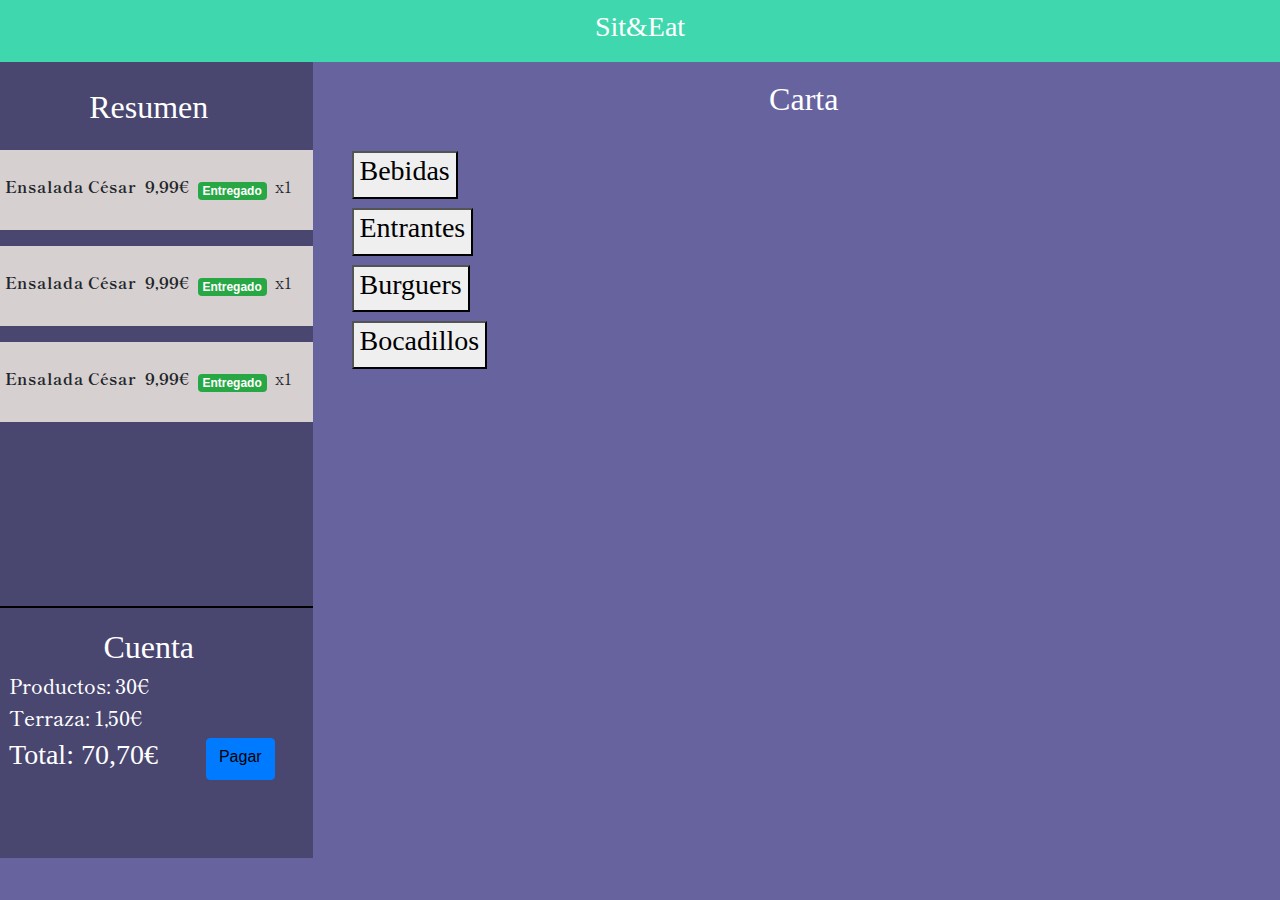
<file: carta.html>
<!DOCTYPE html>
<html lang="en">
<head>
    <meta charset="UTF-8">
    <meta http-equiv="X-UA-Compatible" content="IE=edge">
    <meta name="viewport" content="width=device-width, initial-scale=1.0">
    <title>Carta</title>
    <!-- Latest compiled and minified CSS -->
    <link rel="stylesheet" href="https://maxcdn.bootstrapcdn.com/bootstrap/4.5.2/css/bootstrap.min.css">

    <!-- jQuery library -->
    <script src="https://ajax.googleapis.com/ajax/libs/jquery/3.5.1/jquery.min.js"></script>

    <!-- Popper JS -->
    <script src="https://cdnjs.cloudflare.com/ajax/libs/popper.js/1.16.0/umd/popper.min.js"></script>

    <!-- Latest compiled JavaScript -->
    <script src="https://maxcdn.bootstrapcdn.com/bootstrap/4.5.2/js/bootstrap.min.js"></script>
    
    <link rel="stylesheet" href="https://use.fontawesome.com/releases/v5.7.0/css/all.css" integrity="sha384-lZN37f5QGtY3VHgisS14W3ExzMWZxybE1SJSEsQp9S+oqd12jhcu+A56Ebc1zFSJ" crossorigin="anonymous">
    <link rel="shortcut icon" href="images/favicon.jpg"/>
    <link rel="stylesheet" href="carta.css">
    <link href="https://cdn.jsdelivr.net/npm/bootstrap@5.0.2/dist/css/bootstrap.min.css" rel="stylesheet" integrity="sha384-EVSTQN3/azprG1Anm3QDgpJLIm9Nao0Yz1ztcQTwFspd3yD65VohhpuuCOmLASjC" crossorigin="anonymous">
    <script src="https://cdn.jsdelivr.net/npm/bootstrap@5.0.2/dist/js/bootstrap.bundle.min.js" integrity="sha384-MrcW6ZMFYlzcLA8Nl+NtUVF0sA7MsXsP1UyJoMp4YLEuNSfAP+JcXn/tWtIaxVXM" crossorigin="anonymous"></script>
    <link rel="preconnect" href="https://fonts.googleapis.com">
    <link rel="preconnect" href="https://fonts.gstatic.com" crossorigin>
    <link href="https://fonts.googleapis.com/css2?family=Permanent+Marker&family=Shippori+Mincho&display=swap" rel="stylesheet">
</head>
<body>
    
    <div class="container-fluid">
        <div class="row nav">
            <div class="col boton-atras">
                <h3 class="atras"><a href="reservas.html" class="fas fa-chevron-circle-left atrasIcon"></a></h3>
            </div>

            <div class="col titulo">
                <a href="#"><h3 class="marca">Sit&Eat</h3></a>
            </div>
            
            <div class="col boton-mesas">
                
            </div>
            
          </div>

    </div>

    <div class="row pt-5 main">
        <div class="col-sm-3 container-fluid p-0 pt-4 resumen">

            <div class="modal fade" id="modalPago" tabindex="-1" role="dialog" aria-labelledby="exampleModalCenterTitle" aria-hidden="true">
                <div class="modal-dialog modal-dialog-centered" role="document">
                  <div class="modal-content">
                    <div class="modal-header">
                      <h5 class="modal-title" id="exampleModalLongTitle">Proceso de pago</h5>
                      <button type="button" class="close" data-dismiss="modal" aria-label="Close">
                        <span aria-hidden="true">&times;</span>
                      </button>
                    </div>
                    <div class="modal-body">
                    Seleccione un método de pago disponible.
                    </div>
                    <div class="modal-footer">
                      <button type="button" class="btn btn-secondary" data-dismiss="modal">Cancelar</button>
                      <button type="button" class="btn btn-primary"  data-dismiss="modal" onclick="location.href='mainwindow.html'">Tarjeta</button>
                      <button type="button" class="btn btn-info" data-dismiss="modal" onclick="location.href='mainwindow.html'">Efectivo</button>
                    </div>
                  </div>
                </div>
            </div>

            <div>
                <h2 class="text-center mt-3 tituloPrecio">Resumen</h2>
            </div>

            <div class="contenedorPrecios" id="contenedor">

                <div class="container-fluid mt-3 pedido m-0 p-3">
                    <div class="nombre pt-2">
                        <p class=""><strong class=""> Ensalada César </strong></p>
                    </div>
                    <div class="precio pt-2">
                        <p> <strong> 9,99€ </strong> </p>
                    </div>
                    <div class="estado">
                        <span class="badge badge-success">Entregado</span>
                    </div>
                    <div class="multi pt-2">
                        <p>x1</p>
                    </div>
                </div>

                <div class="container-fluid mt-3 pedido m-0 p-3">
                    <div class="nombre pt-2">
                        <p class=""><strong class=""> Ensalada César </strong></p>
                    </div>
                    <div class="precio pt-2">
                        <p> <strong> 9,99€ </strong> </p>
                    </div>
                    <div class="estado">
                        <span class="badge badge-success">Entregado</span>
                    </div>
                    <div class="multi pt-2">
                        <p>x1</p>
                    </div>
                </div>

                <div class="container-fluid mt-3 pedido m-0 p-3">
                    <div class="nombre pt-2">
                        <p class=""><strong class=""> Ensalada César </strong></p>
                    </div>
                    <div class="precio pt-2">
                        <p> <strong> 9,99€ </strong> </p>
                    </div>
                    <div class="estado">
                        <span class="badge badge-success">Entregado</span>
                    </div>
                    <div class="multi pt-2">
                        <p>x1</p>
                    </div>
                </div>

            </div>

            <div class="resumenPrecios">
                <h2 class="text-center"> Cuenta</h2>
                <h5 class="pl-4"> Productos: 30€</h5>
                <h5 class="pl-4"> Terraza: 1,50€</h5>
                <div class="d-flex">
                    <h3 class="pl-4"> Total: 70,70€</h3>
                    <a href="" class="btn btn-primary ml-5" data-toggle="modal" data-target="#modalPago">Pagar</a>
                </div>
                
            </div>


        </div>

        <div class="col-sm-9 container-fluid pt-3">

            <div class="modal fade" id="exampleModalCenter" tabindex="-1" role="dialog" aria-labelledby="exampleModalCenterTitle" aria-hidden="true">
                <div class="modal-dialog modal-dialog-centered" role="document">
                  <div class="modal-content">
                    <div class="modal-header">
                      <h5 class="modal-title" id="exampleModalLongTitle">¿Quieres pedir este producto?</h5>
                      <button type="button" class="close" data-dismiss="modal" aria-label="Close">
                        <span aria-hidden="true">&times;</span>
                      </button>
                    </div>
                    <div class="modal-body">
                    Está a punto de añadir un nuevo producto a su cuenta, una vez confirmado no se podrá cancelar.
                    </div>
                    <div class="modal-footer">
                      <button type="button" class="btn btn-secondary" data-dismiss="modal">Cancelar</button>
                      <button type="button" class="btn btn-primary" onclick="pedirProducto();" data-dismiss="modal" id="botonPedir">Pedir producto</button>
                    </div>
                  </div>
                </div>
            </div>

            <div>
                <h2 class="text-center mt-3 tituloPrecio">Carta</h2>
            </div>
            
            <div class="carta d-flex flex-column pt-4 ml-4 mr-4 mb-4">
                <div class="accordion" id="accordionExample">
                    <div class="accordion-item">
                      <h2 class="accordion-header" id="headingOne">
                        <button class="accordion-button" type="button" data-bs-toggle="collapse" data-bs-target="#collapseOne" aria-expanded="true" aria-controls="collapseOne">
                          <h3>Bebidas</h3>
                        </button>
                      </h2>
                      <div id="collapseOne" class="accordion-collapse collapse" aria-labelledby="headingOne" data-bs-parent="#accordionExample">
                        <div class="accordion-body">
                            <div class="container-fluid d-flex justify-content-around mb-3">
                                <h4 class="pt-2">Agua Mineral</h4>
                                <h5 class="pt-2">1,99€</h5>
                                <a href="" class="btn btn-primary" data-toggle="modal" data-target="#exampleModalCenter">Pedir</a>
                            </div>

                            <div class="container-fluid d-flex justify-content-around mb-3">
                                <h4 class="pt-2">Coca Cola</h4>
                                <h5 class="pt-2">2,99€</h5>
                                <a href="" class="btn btn-primary" data-toggle="modal" data-target="#exampleModalCenter">Pedir</a>
                            </div>

                            <div class="container-fluid d-flex justify-content-around mb-3">
                                <h4 class="pt-2">Estrella Galicia</h4>
                                <h5 class="pt-2">2,10€</h5>
                                <a href="" class="btn btn-primary" data-toggle="modal" data-target="#exampleModalCenter">Pedir</a>
                            </div>
                         
                        </div>
                      </div>
                    </div>
                    <div class="accordion-item">
                      <h2 class="accordion-header" id="headingTwo">
                        <button class="accordion-button collapsed" type="button" data-bs-toggle="collapse" data-bs-target="#collapseTwo" aria-expanded="false" aria-controls="collapseTwo">
                            <h3>Entrantes</h3>
                        </button>
                      </h2>
                      <div id="collapseTwo" class="accordion-collapse collapse" aria-labelledby="headingTwo" data-bs-parent="#accordionExample">
                        <div class="accordion-body">
                            <div class="container-fluid d-flex justify-content-around mb-3">
                                <h4 class="pt-2">Patatas Básicas</h4>
                                <h5 class="pt-2">2,50€</h5>
                                <a href="" class="btn btn-primary" data-toggle="modal" data-target="#exampleModalCenter">Pedir</a>
                            </div>
                            <div class="container-fluid d-flex justify-content-around mb-3">
                                <h4 class="pt-2">Nuggets Pollo</h4>
                                <h5 class="pt-2">4,50€</h5>
                                <a href="" class="btn btn-primary" data-toggle="modal" data-target="#exampleModalCenter">Pedir</a>
                            </div>
                            <div class="container-fluid d-flex justify-content-around mb-3">
                                <h4 class="pt-2">Fingers de queso</h4>
                                <h5 class="pt-2">5,00€</h5>
                                <a href="" class="btn btn-primary" data-toggle="modal" data-target="#exampleModalCenter">Pedir</a>
                            </div>
                        </div>
                      </div>
                    </div>
                    <div class="accordion-item">
                      <h2 class="accordion-header" id="headingThree">
                        <button class="accordion-button collapsed" type="button" data-bs-toggle="collapse" data-bs-target="#collapseThree" aria-expanded="false" aria-controls="collapseThree">
                            <h3>Burguers</h3>
                        </button>
                      </h2>
                      <div id="collapseThree" class="accordion-collapse collapse" aria-labelledby="headingThree" data-bs-parent="#accordionExample">
                        <div class="accordion-body">
                            <div class="container-fluid d-flex justify-content-around mb-3">
                                <h4 class="pt-2">Burguer Básica</h4>
                                <h5 class="pt-2">5,00€</h5>
                                <a href="" class="btn btn-primary" data-toggle="modal" data-target="#exampleModalCenter" >Pedir</a>
                            </div>
                            <div class="container-fluid d-flex justify-content-around mb-3">
                                <h4 class="pt-2">Burguer de la casa</h4>
                                <h5 class="pt-2">4,00€</h5>
                                <a href="" class="btn btn-primary" data-toggle="modal" data-target="#exampleModalCenter">Pedir</a>
                            </div>
                            <div class="container-fluid d-flex justify-content-around mb-3">
                                <h4 class="pt-2">Burguer Especial</h4>
                                <h5 class="pt-2">8,00€</h5>
                                <a href="" class="btn btn-primary" data-toggle="modal" data-target="#exampleModalCenter">Pedir</a>
                            </div>
                        </div>
                      </div>
                    </div>

                    <div class="accordion-item">
                        <h2 class="accordion-header" id="headingFour">
                          <button class="accordion-button collapsed" type="button" data-bs-toggle="collapse" data-bs-target="#collapseFour" aria-expanded="false" aria-controls="collapseFour">
                              <h3>Bocadillos</h3>
                          </button>
                        </h2>
                        <div id="collapseFour" class="accordion-collapse collapse" aria-labelledby="headingFour" data-bs-parent="#accordionExample">
                          <div class="accordion-body">
                              <div class="container-fluid d-flex justify-content-around mb-3">
                                  <h4 class="pt-2">Bocadillo Básico</h4>
                                  <h5 class="pt-2">4,00€</h5>
                                  <a href="" class="btn btn-primary" data-toggle="modal" data-target="#exampleModalCenter">Pedir</a>
                              </div>
                              <div class="container-fluid d-flex justify-content-around mb-3">
                                  <h4 class="pt-2">Bocadillo de pollo</h4>
                                  <h5 class="pt-2">6,00€</h5>
                                  <a href="" class="btn btn-primary" data-toggle="modal" data-target="#exampleModalCenter">Pedir</a>
                              </div>
                              <div class="container-fluid d-flex justify-content-around mb-3">
                                  <h4 class="pt-2">Bocadillo vegetal</h4>
                                  <h5 class="pt-2">5,00€</h5>
                                  <a href="" class="btn btn-primary" data-toggle="modal" data-target="#exampleModalCenter">Pedir</a>
                              </div>
                          </div>
                        </div>
                      </div>



                  </div>
            </div>

        </div>

    </div>
    <script src="carta.js"></script>
</body>
</html>
</file>
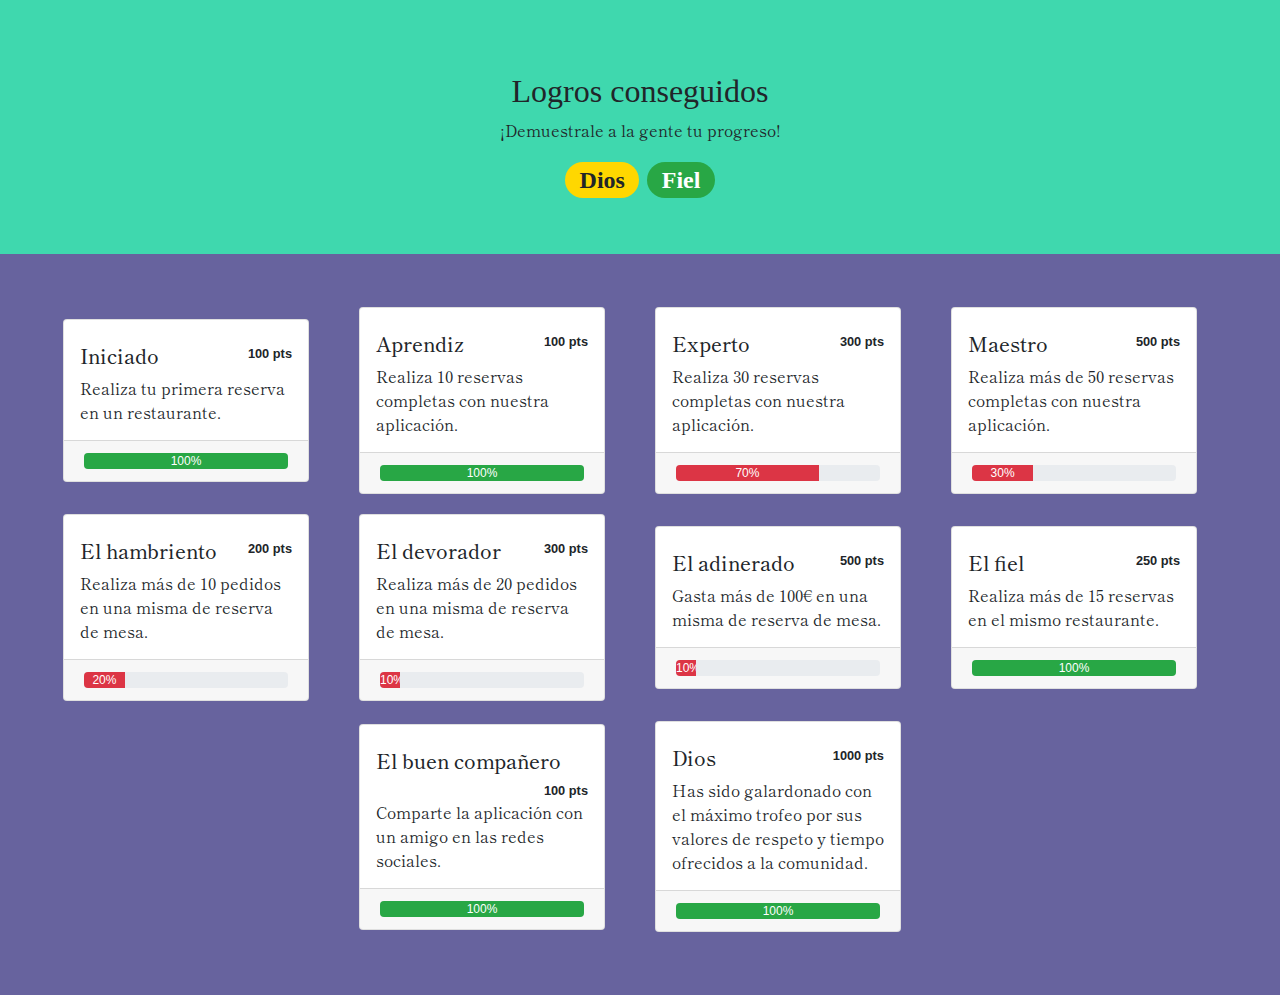
<file: logros.html>
<!DOCTYPE html>
<html lang="en">
<head>
    <meta charset="UTF-8">
    <meta http-equiv="X-UA-Compatible" content="IE=edge">
    <meta name="viewport" content="width=device-width, initial-scale=1.0">
    <title>Logros</title>
    <!-- Latest compiled and minified CSS -->
    <link rel="stylesheet" href="https://maxcdn.bootstrapcdn.com/bootstrap/4.5.2/css/bootstrap.min.css">

    <!-- jQuery library -->
    <script src="https://ajax.googleapis.com/ajax/libs/jquery/3.5.1/jquery.min.js"></script>

    <!-- Popper JS -->
    <script src="https://cdnjs.cloudflare.com/ajax/libs/popper.js/1.16.0/umd/popper.min.js"></script>

    <!-- Latest compiled JavaScript -->
    <script src="https://maxcdn.bootstrapcdn.com/bootstrap/4.5.2/js/bootstrap.min.js"></script>
    
    <link rel="stylesheet" href="https://use.fontawesome.com/releases/v5.7.0/css/all.css" integrity="sha384-lZN37f5QGtY3VHgisS14W3ExzMWZxybE1SJSEsQp9S+oqd12jhcu+A56Ebc1zFSJ" crossorigin="anonymous">
    <link rel="shortcut icon" href="images/favicon.jpg"/>
    <link rel="stylesheet" href="logros.css">
    <link rel="preconnect" href="https://fonts.googleapis.com">
<link rel="preconnect" href="https://fonts.gstatic.com" crossorigin>
<link href="https://fonts.googleapis.com/css2?family=Permanent+Marker&family=Shippori+Mincho&display=swap" rel="stylesheet">
</head>
<body>
    <div class="container-fluid top">
        <div class="container-fluid m-0 p-0 pt-3 pl-1">
            <div class=" boton-atras">
                <h3 class="atras"><a href="mainWindow.html" class="fas fa-chevron-circle-left atrasIcon"></a></h3>
            </div>
        </div>
        <div class="container titulo text-center p-5">
            <h2>Logros conseguidos</h2>
            <p>¡Demuestrale a la gente tu progreso!</p>
            <h2><span class="badge badge-pill badgeMax">Dios</span> <span class="badge badge-pill badge-success badgeFiel">Fiel</span></h2>
        </div>
    </div>
    <div class="container-fluid bottom">
        <div class="row row-cols-1 row-cols-sm-2 row-cols-md-3 row-cols-lg-4 row-cols-xl-4 p-5 contenedor">

            <div class="col">

                <div class="card">
                    <h3 class="card-img-top display-1 text-center"><i class="fas fa-trophy logroCompletado"></i></h3>
                    
                    <div class="card-body p-0">
    
                        <div class="container-fluid pt-3 pl-3 pr-3 card-title clearfix mb-0">
                            <h5 class="float-left">Iniciado</h5>
                            <small class="float-right"> <strong> 100 pts</strong></small>
                        </div>
                        
                        <div class="card-text pl-3 pr-3 mt-0">
                            <p>Realiza tu primera reserva en un restaurante.</p>
                        </div>
    
                        <div class="card-footer">
                            <div class="progress ">
                                <div class="progress-bar bg-success" style="width:100%">100%</div>
                            </div>
                        </div>
                    </div>
                </div>

            </div>
            
            <div class="col">

                <div class="card">
                    <h3 class="card-img-top display-1 text-center"><i class="fas fa-trophy logroCompletado"></i></h3>
                    
                    <div class="card-body p-0">
    
                        <div class="container-fluid pt-3 pl-3 pr-3 card-title clearfix mb-0">
                            <h5 class="float-left">Aprendiz</h5>
                            <small class="float-right"> <strong> 100 pts</strong></small>
                        </div>
                        
                        <div class="card-text pl-3 pr-3 mt-0">
                            <p>Realiza 10 reservas completas con nuestra aplicación.</p>
                        </div>
    
                        <div class="card-footer">
                            <div class="progress ">
                                <div class="progress-bar bg-success" style="width:100%">100%</div>
                            </div>
                        </div>
                    </div>
                </div>

            </div>
            
            <div class="col">
                <div class="card">
                    <h3 class="card-img-top display-1 text-center"><i class="fas fa-trophy logroNoCompletado"></i></h3>
                    
                    <div class="card-body p-0">
    
                        <div class="container-fluid pt-3 pl-3 pr-3 card-title clearfix mb-0">
                            <h5 class="float-left">Experto</h5>
                            <small class="float-right"> <strong> 300 pts</strong></small>
                        </div>
                        
                        <div class="card-text pl-3 pr-3 mt-0">
                            <p>Realiza 30 reservas completas con nuestra aplicación.</p>
                        </div>
    
                        <div class="card-footer">
                            <div class="progress ">
                                <div class="progress-bar bg-danger" style="width:70%">70%</div>
                            </div>
                        </div>
                    </div>
                </div>
            </div>

            <div class="col">
                <div class="card">
                    <h3 class="card-img-top display-1 text-center"><i class="fas fa-trophy logroNoCompletado"></i></h3>
                    
                    <div class="card-body p-0">
    
                        <div class="container-fluid pt-3 pl-3 pr-3 card-title clearfix mb-0">
                            <h5 class="float-left">Maestro</h5>
                            <small class="float-right"> <strong> 500 pts</strong></small>
                        </div>
                        
                        <div class="card-text pl-3 pr-3 mt-0">
                            <p>Realiza más de 50 reservas completas con nuestra aplicación.</p>
                        </div>
    
                        <div class="card-footer">
                            <div class="progress ">
                                <div class="progress-bar bg-danger" style="width:30%">30%</div>
                            </div>
                        </div>
                    </div>
                </div>
            </div>

            <div class="col">
                <div class="card">
                    <h3 class="card-img-top display-1 text-center"><i class="fas fa-trophy logroNoCompletado"></i></h3>
                    
                    <div class="card-body p-0">
    
                        <div class="container-fluid pt-3 pl-3 pr-3 card-title clearfix mb-0">
                            <h5 class="float-left">El hambriento</h5>
                            <small class="float-right"> <strong> 200 pts</strong></small>
                        </div>
                        
                        <div class="card-text pl-3 pr-3 mt-0">
                            <p>Realiza más de 10 pedidos en una misma de reserva de mesa.</p>
                        </div>
    
                        <div class="card-footer">
                            <div class="progress ">
                                <div class="progress-bar bg-danger" style="width:20%">20%</div>
                            </div>
                        </div>
                    </div>
                </div>
            </div>

            <div class="col">
                <div class="card">
                    <h3 class="card-img-top display-1 text-center"><i class="fas fa-trophy logroNoCompletado"></i></h3>
                    
                    <div class="card-body p-0">
    
                        <div class="container-fluid pt-3 pl-3 pr-3 card-title clearfix mb-0">
                            <h5 class="float-left">El devorador</h5>
                            <small class="float-right"> <strong> 300 pts</strong></small>
                        </div>
                        
                        <div class="card-text pl-3 pr-3 mt-0">
                            <p>Realiza más de 20 pedidos en una misma de reserva de mesa.</p>
                        </div>
    
                        <div class="card-footer">
                            <div class="progress ">
                                <div class="progress-bar bg-danger" style="width:10%">10%</div>
                            </div>
                        </div>
                    </div>
                </div>
            </div>

            <div class="col">
                <div class="card">
                    <h3 class="card-img-top display-1 text-center"><i class="fas fa-trophy logroNoCompletado"></i></h3>
                    
                    <div class="card-body p-0">
    
                        <div class="container-fluid pt-3 pl-3 pr-3 card-title clearfix mb-0">
                            <h5 class="float-left">El adinerado</h5>
                            <small class="float-right"> <strong> 500 pts</strong></small>
                        </div>
                        
                        <div class="card-text pl-3 pr-3 mt-0">
                            <p>Gasta más de 100€ en una misma de reserva de mesa.</p>
                        </div>
    
                        <div class="card-footer">
                            <div class="progress ">
                                <div class="progress-bar bg-danger" style="width:10%">10%</div>
                            </div>
                        </div>
                    </div>
                </div>
            </div>

            <div class="col">
                <div class="card">
                    <h3 class="card-img-top display-1 text-center"><i class="fas fa-trophy logroCompletado"></i></h3>
                    
                    <div class="card-body p-0">
    
                        <div class="container-fluid pt-3 pl-3 pr-3 card-title clearfix mb-0">
                            <h5 class="float-left">El fiel</h5>
                            <small class="float-right"> <strong> 250 pts</strong></small>
                        </div>
                        
                        <div class="card-text pl-3 pr-3 mt-0">
                            <p>Realiza más de 15 reservas en el mismo restaurante.</p>
                        </div>
    
                        <div class="card-footer">
                            <div class="progress ">
                                <div class="progress-bar bg-success" style="width:100%">100%</div>
                            </div>
                        </div>
                    </div>
                </div>
            </div>

            <div class="col">
                <div class="card">
                    <h3 class="card-img-top display-1 text-center"><i class="fas fa-trophy logroCompletado"></i></h3>
                    
                    <div class="card-body p-0">
    
                        <div class="container-fluid pt-3 pl-3 pr-3 card-title clearfix mb-0">
                            <h5 class="float-left">El buen compañero</h5>
                            <small class="float-right"> <strong> 100 pts</strong></small>
                        </div>
                        
                        <div class="card-text pl-3 pr-3 mt-0">
                            <p>Comparte la aplicación con un amigo en las redes sociales.</p>
                        </div>
    
                        <div class="card-footer">
                            <div class="progress ">
                                <div class="progress-bar bg-success" style="width:100%">100%</div>
                            </div>
                        </div>
                    </div>
                </div>
            </div>

            <div class="col">
                <div class="card">
                    <h3 class="card-img-top display-1 text-center"><i class="fas fa-trophy logroMaximo"></i></h3>
                    
                    <div class="card-body p-0">
    
                        <div class="container-fluid pt-3 pl-3 pr-3 card-title clearfix mb-0">
                            <h5 class="float-left">Dios</h5>
                            <small class="float-right"> <strong> 1000 pts</strong></small>
                        </div>
                        
                        <div class="card-text pl-3 pr-3 mt-0">
                            <p>Has sido galardonado con el máximo trofeo por sus valores de respeto y tiempo ofrecidos a la comunidad.</p>
                        </div>
    
                        <div class="card-footer">
                            <div class="progress ">
                                <div class="progress-bar bg-success" style="width:100%">100%</div>
                            </div>
                        </div>
                    </div>
                </div>
            </div>


        </div>
    </div>
</body>
</html>
</file>
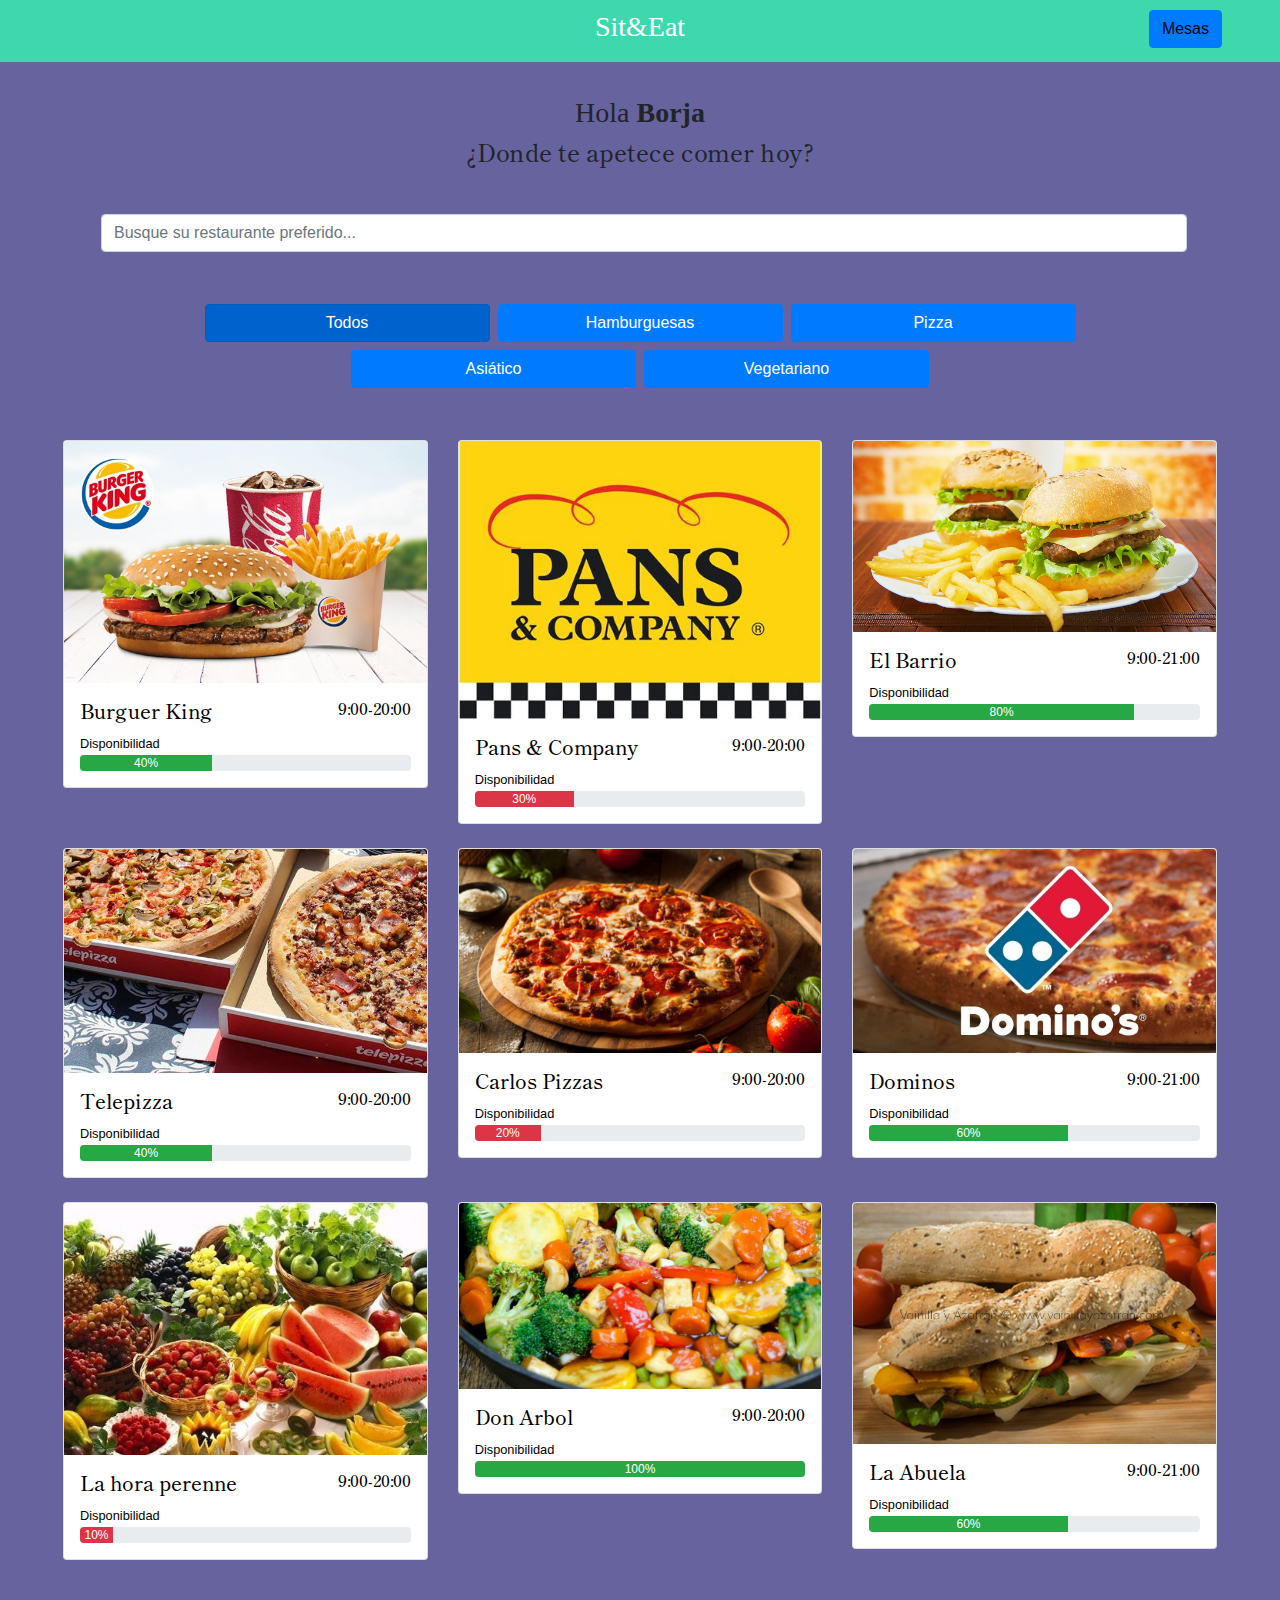
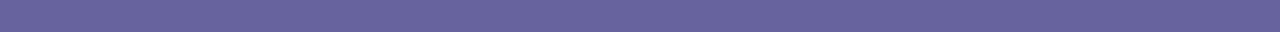
<file: mainWindow.html>
<!DOCTYPE html>
<html lang="en">
<head>
    <meta charset="UTF-8">
    <meta http-equiv="X-UA-Compatible" content="IE=edge">
    <meta name="viewport" content="width=device-width, initial-scale=1.0">
    <title>Restaurantes</title>
    <!-- Latest compiled and minified CSS -->
    <link rel="stylesheet" href="https://maxcdn.bootstrapcdn.com/bootstrap/4.5.2/css/bootstrap.min.css">

    <!-- jQuery library -->
    <script src="https://ajax.googleapis.com/ajax/libs/jquery/3.5.1/jquery.min.js"></script>

    <!-- Popper JS -->
    <script src="https://cdnjs.cloudflare.com/ajax/libs/popper.js/1.16.0/umd/popper.min.js"></script>

    <!-- Latest compiled JavaScript -->
    <script src="https://maxcdn.bootstrapcdn.com/bootstrap/4.5.2/js/bootstrap.min.js"></script>
    
    <link rel="stylesheet" href="https://use.fontawesome.com/releases/v5.7.0/css/all.css" integrity="sha384-lZN37f5QGtY3VHgisS14W3ExzMWZxybE1SJSEsQp9S+oqd12jhcu+A56Ebc1zFSJ" crossorigin="anonymous">
    <link rel="shortcut icon" href="images/favicon.jpg"/>
    <link rel="stylesheet" href="mainWindow.css">
    <link rel="preconnect" href="https://fonts.googleapis.com">
<link rel="preconnect" href="https://fonts.gstatic.com" crossorigin>
<link href="https://fonts.googleapis.com/css2?family=Permanent+Marker&family=Shippori+Mincho&display=swap" rel="stylesheet">
</head>
<body class="bg-dark">

    <div class="container-fluid">
        <div class="row row-cols-3 nav">

            <div class="container izquierda p-0">
                <div class=" boton-atras">
                    <h3 class="atras"><a href="index.html" class="fas fa-chevron-circle-left atrasIcon"></a></h3>
                </div>
            </div>
            
            <div class="container centro text-center">
                <div class="col titulo">
                    <a href="#"><h3 class="marca">Sit&Eat</h3></a>
                </div>
            </div>

            <div class="d-flex flex-row-reverse ">

                <div class="usersIcons d-flex flex-row mr-3">
                    <h3 class="iconoUsuario"><a href="logros.html" class="fas fa-solid fa-trophy mr-3"></a></h3>
                    <h3 class="iconoUsuario"><a href="user.html" class="fas fa-user"></a></h3>
                </div>
                <div class="boton-mesas mr-3">
                    <a href="reservas.html"  class="btn btn-primary">Mesas</a>
                </div>

                
                <div class="btn-group desplegable">
                    <button type="button" class="btn btn-primary dropdown-toggle" data-toggle="dropdown">
                        <i class="fas fa-solid fa-bars"></i>
                    </button>
                    <div class="dropdown-menu">
                        <a class="dropdown-item" href="user.html"><i class="fas fa-user"></i> <strong> Usuario</strong></a>
                        <a class="dropdown-item" href="logros.html"><i class="fas fa-solid fa-trophy"></i> <strong> Logros</strong></a>
                        <a class="dropdown-item" href="reservas.html"><i class="fas fa-utensils"></i> <strong> Mesas</strong></a>
                    </div>
                </div>
                
                
            </div>

            
        </div>

    </div>
    <div class="container-fluid  main">

        <div class="container pt-5 main-top">

            <h3 class="text-center pt-5">Hola <strong>Borja</strong></h3>
            <h4 class="text-center mb-5">¿Donde te apetece comer hoy?</h4>

        
            <div class="input-group rounded ml-3">
                <input type="search" class="form-control rounded" placeholder="Busque su restaurante preferido..." aria-label="Search"/>
                <span class="input-group-text" id="search-addon">
                  <i class="fas fa-search"></i>
                </span>
              </div>
        
        </div>
        
        <div class="container pt-5">
            <div class="botonera-tipos btn-group-toggle row row-cols-1 row-cols-sm-2 row-cols-md-3 row-cols-lg-3 row-cols-xl-4" data-toggle="buttons">
                <label class="btn btn-primary col m-1">
                    <input type="radio" name="options" onclick="setAllRestaurants();" autocomplete="off" checked> Todos
                </label>
                <label class="btn btn-primary col m-1">
                    <input type="radio" name="options" onclick="setHamburguerRestaurants();" autocomplete="off"> Hamburguesas <i class="fas fa-hamburger"></i>
                </label>
                <label class="btn btn-primary m-1">
                    <input type="radio" name="options" onclick="setPizzaRestaurants();" autocomplete="off"> Pizza <i class="fas fa-pizza-slice"></i>
                </label>
                <label class="btn btn-primary m-1">
                    <input type="radio" name="options" onclick="setAsiaticoRestaurants();" autocomplete="off"> Asiático <i class="fas fa-fish"></i>
                </label>
                <label class="btn btn-primary m-1">
                    <input type="radio" name="options" onclick="setVeggieRestaurants();" autocomplete="off"> Vegetariano <i class="fas fa-seedling"></i>
                </label>
            </div>
        </div>
        
        <div class="row row-cols-1 row-cols-sm-2 row-cols-md-3 row-cols-lg-3 row-cols-xl-3 p-5" id="contenedorRestaurantes">

            <!-- <a href="#">
                <div class="col mb-4">
                    <div class="card">
                        <img src="burguer.jpg" class="card-img-top" alt="...">
                        <div class="card-body p-0">

                            <div class="container-fluid pt-3 pl-3 pr-3 card-title clearfix mb-0">
                                <h5 class="float-left">Burguer King</h5>
                                <h6 class="float-right">9:00-20:00</h6>
                            </div>
                            
                            <div class="card-text pl-3 pr-3 pb-3 mt-0">
                                <small>Disponibilidad</small>
                                <div class="progress ">
                                    <div class="progress-bar bg-danger" style="width:20%">20%</div>
                                </div>
                            </div>
                        </div>
                    </div>
                </div>
            </a>

            <a href="#">
                <div class="col mb-4">
                    <div class="card">
                        <img src="abuela.jpg" class="card-img-top" alt="...">
                        <div class="card-body p-0">

                            <div class="container-fluid pt-3 pl-3 pr-3 card-title clearfix mb-0">
                                <h5 class="float-left">Burguer King</h5>
                                <h6 class="float-right">9:00-20:00</h6>
                            </div>
                            
                            <div class="card-text pl-3 pr-3 pb-3 mt-0">
                                <small>Disponibilidad</small>
                                <div class="progress ">
                                    <div class="progress-bar bg-danger" style="width:20%">20%</div>
                                </div>
                            </div>
                        </div>
                    </div>
                </div>
            </a>

            <a href="#">
                <div class="col mb-4">
                    <div class="card">
                        <img src="https://external-content.duckduckgo.com/iu/?u=https%3A%2F%2Fwww.larepublica.net%2Fstorage%2Fimages%2F2019%2F09%2F03%2F20190903095650.bk-3.x2.jpg&f=1&nofb=1" class="card-img-top" alt="...">
                        <div class="card-body p-0">

                            <div class="container-fluid pt-3 pl-3 pr-3 card-title clearfix mb-0">
                                <h5 class="float-left">Burguer King</h5>
                                <h6 class="float-right">9:00-20:00</h6>
                            </div>
                            
                            <div class="card-text pl-3 pr-3 pb-3 mt-0">
                                <small>Disponibilidad</small>
                                <div class="progress ">
                                    <div class="progress-bar bg-danger" style="width:20%">20%</div>
                                </div>
                            </div>
                        </div>
                    </div>
                </div>
            </a>

            <a href="#">
                <div class="col mb-4">
                    <div class="card">
                        <img src="https://external-content.duckduckgo.com/iu/?u=https%3A%2F%2Fwww.larepublica.net%2Fstorage%2Fimages%2F2019%2F09%2F03%2F20190903095650.bk-3.x2.jpg&f=1&nofb=1" class="card-img-top" alt="...">
                        <div class="card-body p-0">

                            <div class="container-fluid pt-3 pl-3 pr-3 card-title clearfix mb-0">
                                <h5 class="float-left">Burguer King</h5>
                                <h6 class="float-right">9:00-20:00</h6>
                            </div>
                            
                            <div class="card-text pl-3 pr-3 pb-3 mt-0">
                                <small>Disponibilidad</small>
                                <div class="progress ">
                                    <div class="progress-bar bg-danger" style="width:20%">20%</div>
                                </div>
                            </div>
                        </div>
                    </div>
                </div>
            </a>

            <a href="#">
                <div class="col mb-4">
                    <div class="card">
                        <img src="https://external-content.duckduckgo.com/iu/?u=https%3A%2F%2Fwww.larepublica.net%2Fstorage%2Fimages%2F2019%2F09%2F03%2F20190903095650.bk-3.x2.jpg&f=1&nofb=1" class="card-img-top" alt="...">
                        <div class="card-body p-0">

                            <div class="container-fluid pt-3 pl-3 pr-3 card-title clearfix mb-0">
                                <h5 class="float-left">Burguer King</h5>
                                <h6 class="float-right">9:00-20:00</h6>
                            </div>
                            
                            <div class="card-text pl-3 pr-3 pb-3 mt-0">
                                <small>Disponibilidad</small>
                                <div class="progress ">
                                    <div class="progress-bar bg-danger" style="width:20%">20%</div>
                                </div>
                            </div>
                        </div>
                    </div>
                </div>
            </a>

            <a href="#">
                <div class="col mb-4">
                    <div class="card">
                        <img src="https://external-content.duckduckgo.com/iu/?u=https%3A%2F%2Fwww.larepublica.net%2Fstorage%2Fimages%2F2019%2F09%2F03%2F20190903095650.bk-3.x2.jpg&f=1&nofb=1" class="card-img-top" alt="...">
                        <div class="card-body p-0">

                            <div class="container-fluid pt-3 pl-3 pr-3 card-title clearfix mb-0">
                                <h5 class="float-left">Burguer King</h5>
                                <h6 class="float-right">9:00-20:00</h6>
                            </div>
                            
                            <div class="card-text pl-3 pr-3 pb-3 mt-0">
                                <small>Disponibilidad</small>
                                <div class="progress ">
                                    <div class="progress-bar bg-danger" style="width:20%">20%</div>
                                </div>
                            </div>
                        </div>
                    </div>
                </div>
            </a>

            <a href="#">
                <div class="col mb-4">
                    <div class="card">
                        <img src="https://external-content.duckduckgo.com/iu/?u=https%3A%2F%2Fwww.larepublica.net%2Fstorage%2Fimages%2F2019%2F09%2F03%2F20190903095650.bk-3.x2.jpg&f=1&nofb=1" class="card-img-top" alt="...">
                        <div class="card-body p-0">

                            <div class="container-fluid pt-3 pl-3 pr-3 card-title clearfix mb-0">
                                <h5 class="float-left">Burguer King</h5>
                                <h6 class="float-right">9:00-20:00</h6>
                            </div>
                            
                            <div class="card-text pl-3 pr-3 pb-3 mt-0">
                                <small>Disponibilidad</small>
                                <div class="progress ">
                                    <div class="progress-bar bg-danger" style="width:20%">20%</div>
                                </div>
                            </div>
                        </div>
                    </div>
                </div>
            </a> -->
    </div>
    <script src="mainWindow.js"></script>
</body>
</html>
</file>
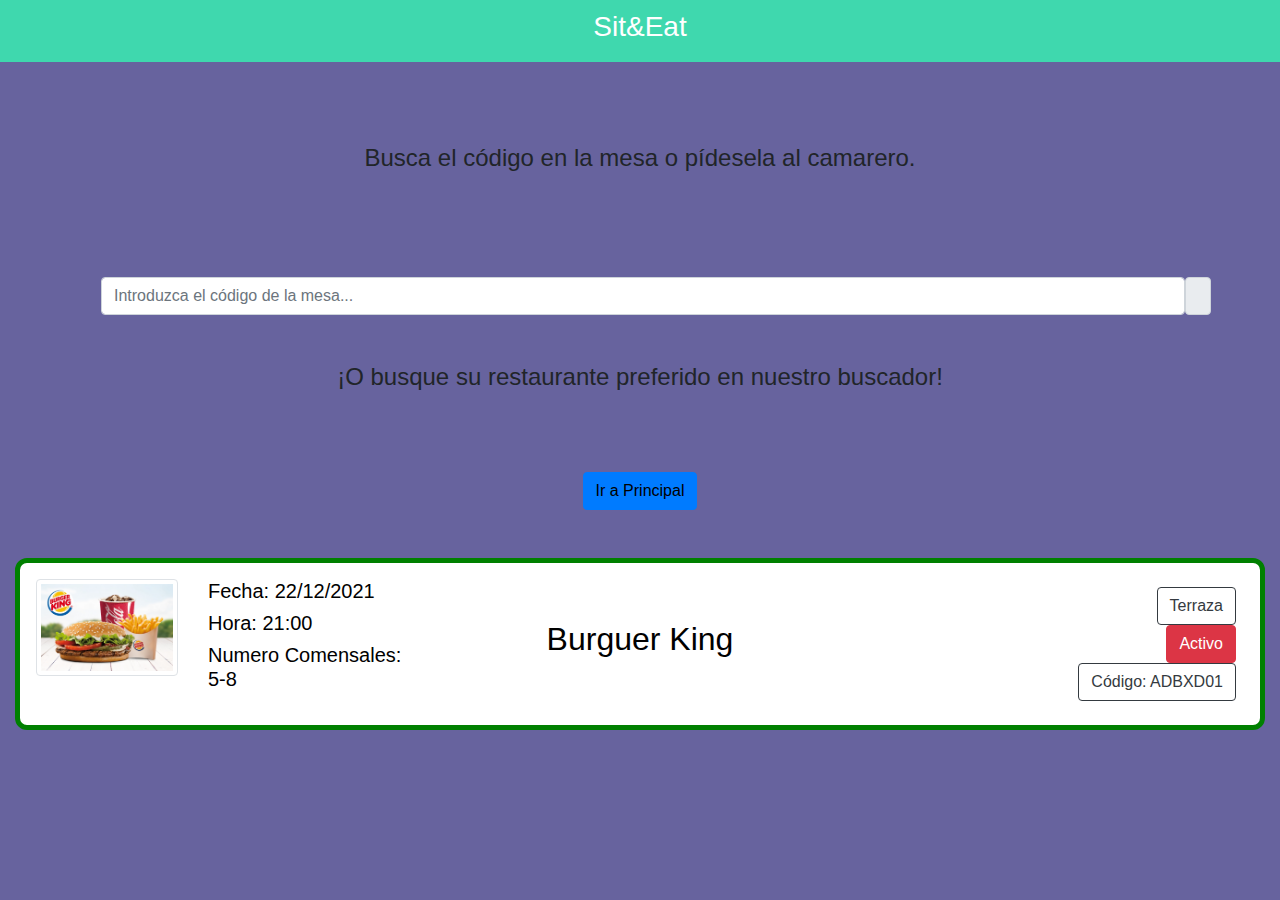
<file: nuevaMesa.html>
<!DOCTYPE html>
<html lang="en">
<head>
    <meta charset="UTF-8">
    <meta http-equiv="X-UA-Compatible" content="IE=edge">
    <meta name="viewport" content="width=device-width, initial-scale=1.0">
    <title>Añadir nueva Mesa</title>
    <!-- Latest compiled and minified CSS -->
    <link rel="stylesheet" href="https://maxcdn.bootstrapcdn.com/bootstrap/4.5.2/css/bootstrap.min.css">

    <!-- jQuery library -->
    <script src="https://ajax.googleapis.com/ajax/libs/jquery/3.5.1/jquery.min.js"></script>

    <!-- Popper JS -->
    <script src="https://cdnjs.cloudflare.com/ajax/libs/popper.js/1.16.0/umd/popper.min.js"></script>

    <!-- Latest compiled JavaScript -->
    <script src="https://maxcdn.bootstrapcdn.com/bootstrap/4.5.2/js/bootstrap.min.js"></script>
    
    <link rel="stylesheet" href="https://use.fontawesome.com/releases/v5.7.0/css/all.css" integrity="sha384-lZN37f5QGtY3VHgisS14W3ExzMWZxybE1SJSEsQp9S+oqd12jhcu+A56Ebc1zFSJ" crossorigin="anonymous">
    <link rel="shortcut icon" href="images/favicon.jpg"/>
    <link rel="stylesheet" href="nuevaMesa.css">
    <link href="https://cdn.jsdelivr.net/npm/bootstrap@5.0.2/dist/css/bootstrap.min.css" rel="stylesheet" integrity="sha384-EVSTQN3/azprG1Anm3QDgpJLIm9Nao0Yz1ztcQTwFspd3yD65VohhpuuCOmLASjC" crossorigin="anonymous">
    <script src="https://cdn.jsdelivr.net/npm/bootstrap@5.0.2/dist/js/bootstrap.bundle.min.js" integrity="sha384-MrcW6ZMFYlzcLA8Nl+NtUVF0sA7MsXsP1UyJoMp4YLEuNSfAP+JcXn/tWtIaxVXM" crossorigin="anonymous"></script>
    <link rel="preconnect" href="https://fonts.googleapis.com">
    <link rel="preconnect" href="https://fonts.gstatic.com" crossorigin>
    <link href="https://fonts.googleapis.com/css2?family=Permanent+Marker&family=Shippori+Mincho&display=swap" rel="stylesheet">
</head>
<body>
    <div class="container-fluid">
        <div class="row nav">
            <div class="col boton-atras">
                <h3 class="atras"><a href="reservas.html" class="fas fa-chevron-circle-left atrasIcon"></a></h3>
            </div>

            <div class="col titulo">
                <a href="#"><h3 class="marca">Sit&Eat</h3></a>
            </div>
            
            <div class="col boton-mesas">
                
            </div>
            
          </div>
    </div>

    <div class="pt-5 main">
        <div class="container p-5">
            <h4 class="pt-5 text-center">Busca el código en la mesa o pídesela al camarero.</h4>
        </div>
        <div class="container mt-5">
            <div class="input-group rounded ml-3">
                <input type="search" class="form-control rounded" placeholder="Introduzca el código de la mesa..." aria-label="Search"/>
                <button class="input-group-text" id="search-addon">
                    <i class="fas fa-barcode"></i>
                </button>
              </div>
        </div>
        <div class="container p-5">
            <h4 class="text-center">¡O busque su restaurante preferido en nuestro buscador!</h4>
        </div>
        <div class="container p-4 pb-5 d-flex justify-content-center">
            <a href="mainWindow.html" class="btn btn-primary">Ir a Principal</a>
        </div>

        <div class="container-fluid">
            <a href="reservas.html">
                <div class="container-fluid p-3 reserva reservaActiva mb-3">
                    <div class="row">
                        <div class="col-sm-4">
                            <div class="row">
                                <div class="col-sm-5">
                                    <img src="images/burguer.jpg" class="img-thumbnail" alt="">
                                </div>
                                <div class="col-sm-7 d-flex flex-column horario justify-content-around">
                                    <h5>Fecha: 22/12/2021</h5>
                                    <h5>Hora: 21:00</h5>
                                    <h5>Numero Comensales: 5-8</h5>
                                </div>
                            </div>
                        </div>
    
                        <div class="col-sm-4 text-center d-flex flex-column justify-content-center">
                            <h2>Burguer King</h2>
                        </div>
    
                        <div class="col-sm-4 text-left">
                            <div class=" p-2 opciones">
                                <div class="btn btn-outline-dark opcion">Terraza</div>
                                <div class="btn btn-danger opcion">Activo</div>
                                <div class="btn btn-outline-dark opcion">Código: ADBXD01</div>
                            </div>
                        </div>
                    </div>
                </div>
                </a>
        </div>
        
    </div>
</body>
</html>
</file>
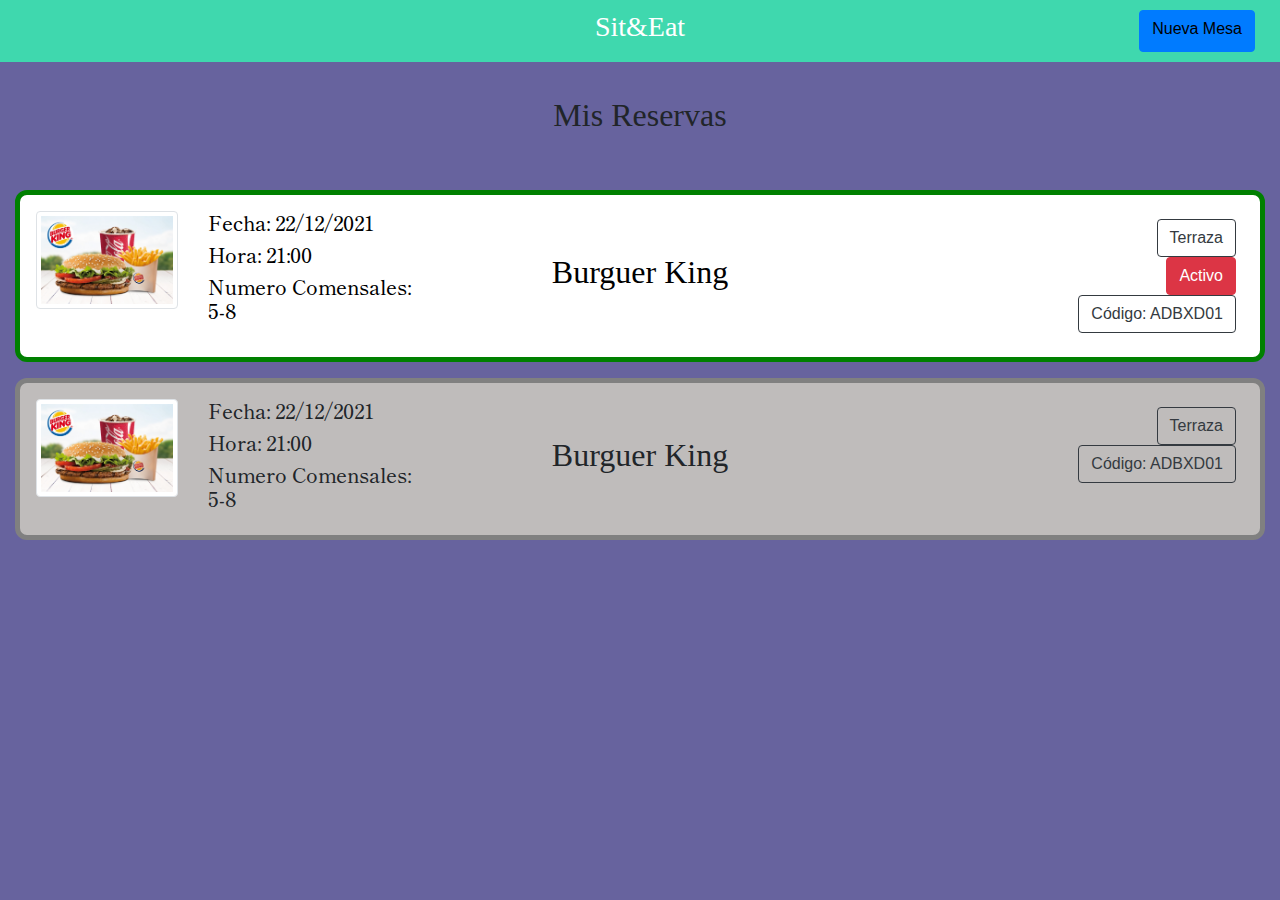
<file: reservas.html>
<!DOCTYPE html>
<html lang="en">
<head>
    <meta charset="UTF-8">
    <meta http-equiv="X-UA-Compatible" content="IE=edge">
    <meta name="viewport" content="width=device-width, initial-scale=1.0">
    <title>Mis Reservas</title>
    <!-- Latest compiled and minified CSS -->
    <link rel="stylesheet" href="https://maxcdn.bootstrapcdn.com/bootstrap/4.5.2/css/bootstrap.min.css">

    <!-- jQuery library -->
    <script src="https://ajax.googleapis.com/ajax/libs/jquery/3.5.1/jquery.min.js"></script>

    <!-- Popper JS -->
    <script src="https://cdnjs.cloudflare.com/ajax/libs/popper.js/1.16.0/umd/popper.min.js"></script>

    <!-- Latest compiled JavaScript -->
    <script src="https://maxcdn.bootstrapcdn.com/bootstrap/4.5.2/js/bootstrap.min.js"></script>
    
    <link rel="stylesheet" href="https://use.fontawesome.com/releases/v5.7.0/css/all.css" integrity="sha384-lZN37f5QGtY3VHgisS14W3ExzMWZxybE1SJSEsQp9S+oqd12jhcu+A56Ebc1zFSJ" crossorigin="anonymous">
    <link rel="shortcut icon" href="images/favicon.jpg"/>
    <link rel="stylesheet" href="reservas.css">
    <link rel="preconnect" href="https://fonts.googleapis.com">
<link rel="preconnect" href="https://fonts.gstatic.com" crossorigin>
<link href="https://fonts.googleapis.com/css2?family=Permanent+Marker&family=Shippori+Mincho&display=swap" rel="stylesheet">
</head>
<body>
    <div class="container-fluid">
        <div class="row nav">
            <div class="col boton-atras">
                <h3 class="atras"><a href="mainWindow.html" class="fas fa-chevron-circle-left atrasIcon"></a></h3>
            </div>

            <div class="col titulo">
                <a href="#"><h3 class="marca">Sit&Eat</h3></a>
            </div>
            
            <div class="col boton-mesas">
                <a href="nuevaMesa.html" class="btn btn-primary" >Nueva Mesa</a>
            </div>
            
          </div>

    </div>

    <div class="container-fluid main pt-5 contenedor">
            <h2 class="p-5 text-center">Mis Reservas</h2>
            <a href="carta.html">
            <div class="container-fluid p-3 reserva reservaActiva mb-3">
                <div class="row">
                    <div class="col-sm-4">
                        <div class="row">
                            <div class="col-sm-5">
                                <img src="images/burguer.jpg" class="img-thumbnail" alt="">
                            </div>
                            <div class="col-sm-7 d-flex flex-column horario justify-content-around">
                                <h5>Fecha: 22/12/2021</h5>
                                <h5>Hora: 21:00</h5>
                                <h5>Numero Comensales: 5-8</h5>
                            </div>
                        </div>
                    </div>

                    <div class="col-sm-4 text-center d-flex flex-column justify-content-center">
                        <h2>Burguer King</h2>
                    </div>

                    <div class="col-sm-4 text-left">
                        <div class=" p-2 opciones">
                            <div class="btn btn-outline-dark opcion">Terraza</div>
                            <div class="btn btn-danger opcion">Activo</div>
                            <div class="btn btn-outline-dark opcion">Código: ADBXD01</div>
                        </div>
                    </div>
                </div>
            </div>
            </a>

            <div class="container-fluid p-3 reserva reservaInactiva mb-3">
                <div class="row">
                    <div class="col-sm-4">
                        <div class="row">
                            <div class="col-sm-5">
                                <img src="images/burguer.jpg" class="img-thumbnail" alt="">
                            </div>
                            <div class="col-sm-7 d-flex flex-column horario justify-content-around">
                                <h5>Fecha: 22/12/2021</h5>
                                <h5>Hora: 21:00</h5>
                                <h5>Numero Comensales: 5-8</h5>
                            </div>
                        </div>
                    </div>

                    <div class="col-sm-4 text-center d-flex flex-column justify-content-center">
                        <h2>Burguer King</h2>
                    </div>

                    <div class="col-sm-4 text-left">
                        <div class="p-2 opciones">
                            <div class="btn btn-outline-dark opcion">Terraza</div>
                            
                            <div class="btn btn-outline-dark opcion">Código: ADBXD01</div>
                        </div>
                    </div>
                </div>
            </div>


    </div>

    

</body>
</html>
</file>
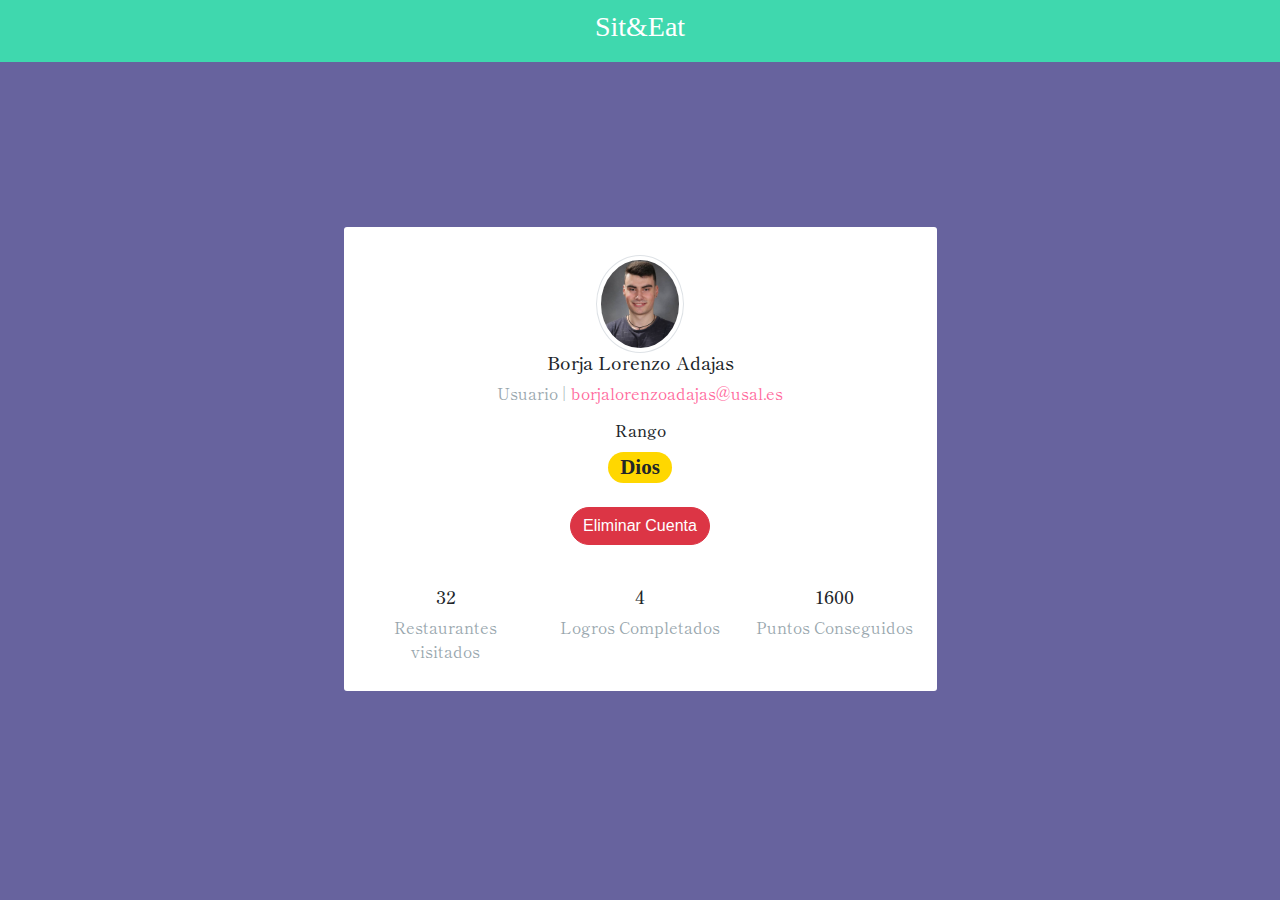
<file: user.html>
<!DOCTYPE html>
<html lang="en">
<head>
    <meta charset="UTF-8">
    <meta http-equiv="X-UA-Compatible" content="IE=edge">
    <meta name="viewport" content="width=device-width, initial-scale=1.0">
    <title>Usuario</title>
    <!-- Latest compiled and minified CSS -->
    <link rel="stylesheet" href="https://maxcdn.bootstrapcdn.com/bootstrap/4.5.2/css/bootstrap.min.css">

    <!-- jQuery library -->
    <script src="https://ajax.googleapis.com/ajax/libs/jquery/3.5.1/jquery.min.js"></script>

    <!-- Popper JS -->
    <script src="https://cdnjs.cloudflare.com/ajax/libs/popper.js/1.16.0/umd/popper.min.js"></script>

    <!-- Latest compiled JavaScript -->
    <script src="https://maxcdn.bootstrapcdn.com/bootstrap/4.5.2/js/bootstrap.min.js"></script>
    
    <link rel="stylesheet" href="https://use.fontawesome.com/releases/v5.7.0/css/all.css" integrity="sha384-lZN37f5QGtY3VHgisS14W3ExzMWZxybE1SJSEsQp9S+oqd12jhcu+A56Ebc1zFSJ" crossorigin="anonymous">
    <link rel="shortcut icon" href="images/favicon.jpg"/>
    <link rel="stylesheet" href="user.css">
    <link rel="preconnect" href="https://fonts.googleapis.com">
<link rel="preconnect" href="https://fonts.gstatic.com" crossorigin>
<link href="https://fonts.googleapis.com/css2?family=Permanent+Marker&family=Shippori+Mincho&display=swap" rel="stylesheet">
</head>
<body>
    <div class="container-fluid">
        <div class="row row-cols-3 nav">

            <div class=" boton-atras">
                <h3 class="atras"><a href="mainWindow.html" class="fas fa-chevron-circle-left "></a></h3>
            </div>
            
            <div class=" titulo text-center">
                <a href="mainWindow.html"><h3 class="marca">Sit&Eat</h3></a>
            </div>
        </div>
    </div>

    <div class="container-fluid main pt-5">

        <div class="text-center card-box ">
            <div class="member-card pt-2 pb-2">
                <div class="thumb-lg member-thumb mx-auto"><img src="images/avatar.PNG" class="rounded-circle img-thumbnail" alt="profile-image"></div>
                <div class="">
                    <h4 class="pt-2">Borja Lorenzo Adajas</h4>
                    <p class="text-muted">Usuario <span>| </span><span><a href="#" class="text-pink">borjalorenzoadajas@usal.es</a></span></p>
                </div>
                <h6>Rango</h6>
                <h3><span class="badge badge-pill badgeMax">Dios</span></h3>
                
                <button type="button" class="btn btn-danger mt-3 btn-rounded waves-effect w-md waves-light">Eliminar Cuenta</button>
                <div class="mt-4">
                    <div class="row">
                        <div class="col-4">
                            <div class="mt-3">
                                <h4>32</h4>
                                <p class="mb-0 text-muted">Restaurantes visitados</p>
                            </div>
                        </div>
                        <div class="col-4">
                            <div class="mt-3">
                                <h4>4</h4>
                                <p class="mb-0 text-muted">Logros Completados</p>
                            </div>
                        </div>
                        <div class="col-4">
                            <div class="mt-3">
                                <h4>1600</h4>
                                <p class="mb-0 text-muted">Puntos Conseguidos</p>
                            </div>
                        </div>
                    </div>
                </div>
            </div>
        </div>

    </div>

</body>
</html>
</file>
<file: carta.css>
@import url('./css/top_nav.css');
@import url('./css/fonts.css');
.main, body{
    background: #67639E;
}

.resumen{
    background: rgba(0,0,0,0.29);
    height: 90vh;
}

.pedido{
    background: #D6D0D0;
    display: flex;
    justify-content: space-around;
    align-items: center;
}

.tituloPrecio{
    color: white;
}

.contenedorPrecios{
    height: 60%;
    overflow: auto;
}

.resumenPrecios{
    border-top: 2px solid black;
    padding-top: 20px;
    color: white;
}

span{
    color: black;
}
</file>
<file: logros.css>
@import url('./css/fonts.css');

a:link, a:visited, a:active, a:hover{
    text-decoration: none;
    color: black;
}

.top{
    background: #3FD8AE;
}

.bottom{
    background: #67639E;
}

.card{
    margin: 5px 20px 15px 0;
}

.contenedor{
    justify-content: center;
    align-items: center;
}

.logroNoCompletado{
    color: gray;
}

.logroCompletado{
    color: #5cb85c;
}

.logroMaximo{
    color: #ffd700;
}

.badgeMax{
    background-color: #ffd700;
    animation-name: neon;
    animation-duration: 1s;
    animation-iteration-count: infinite;
    animation-direction: alternate;
}

@keyframes neon {
    from {box-shadow: 0 0 5px #ffd700;}
    to{box-shadow:0px 0 25px 5px #ffd700}
}
</file>
<file: mainWindow.css>
@import url('./css/fonts.css');

a:link, a:visited, a:active, a:hover{
    text-decoration: none;
    color: black;
}

.nav{
    background: #3FD8AE;
    padding: 10px;
    position: fixed;
    width: 100%;
    z-index: 99;
    
}

.centro{
    display: flex;
    align-items: center;
}


.marca{
    color: white;
}

.desplegable{
    display: none;
}

.main{
    background: #67639E;
}

#search-addon{
    background: transparent;
    border:0;
    position: relative;
    right: 50px;
}

.atrasIcon{
    color: blue;
}

.botonera-tipos{
    display: flex;
    justify-content: center;
}

@media screen and (max-width: 600px) {
    .usersIcons, .boton-mesas, .iconoUsuario{
        display: none;
    }

    .desplegable{
        display: flex;
    }
    

  }
</file>
<file: nuevaMesa.css>
@import url('./css/top_nav.css');

.main, body, html{
    background: #67639E;
}

.reserva{
    background: white;
    
    border-radius: 12px;
}

.reservaActiva{
    border:5px solid green;
    animation-name: activa;
    animation-duration: 1s;
    animation-iteration-count: infinite;
    animation-direction: alternate;
}

@keyframes activa {
    from {box-shadow: 0 0 5px #5cb85c;}
    to{box-shadow:0px 0 25px 5px #5cb85c}
}

.reservaInactiva{
    border:5px solid gray;
    background: #bfbcbb;
}

.opciones{
    display: flex;
    flex-direction: column;
    justify-content: space-around;
    align-items: flex-end;
    
}



@media screen and (max-width: 600px) {
    .horario{
        display: flex;
        flex-direction: column;
        justify-content: center;
        align-items: center;
        padding: 10px 0 20px 0;
    }

    .opciones{
        display: flex;
        flex-direction: column;
        justify-content: space-between;
        align-items: center;
    }

    .opcion{
        margin-bottom: 5px;
    }
}
</file>
<file: reservas.css>
@import url('./css/top_nav.css');
@import url('./css/fonts.css');
.main, body{
    background: #67639E;
    
}

.reserva{
    background: white;
    
    border-radius: 12px;
}

.reservaActiva{
    border:5px solid green;
    animation-name: activa;
    animation-duration: 1s;
    animation-iteration-count: infinite;
    animation-direction: alternate;
}

@keyframes activa {
    from {box-shadow: 0 0 5px #5cb85c;}
    to{box-shadow:0px 0 25px 5px #5cb85c}
}

.reservaInactiva{
    border:5px solid gray;
    background: #bfbcbb;
}

.opciones{
    display: flex;
    flex-direction: column;
    justify-content: space-around;
    align-items: flex-end;
    
}



@media screen and (max-width: 600px) {
    .horario{
        display: flex;
        flex-direction: column;
        justify-content: center;
        align-items: center;
        padding: 10px 0 20px 0;
    }

    .opciones{
        display: flex;
        flex-direction: column;
        justify-content: space-between;
        align-items: center;
    }

    .opcion{
        margin-bottom: 5px;
    }
}
</file>
<file: user.css>
@import url('./css/fonts.css');

a:link, a:visited, a:active, a:hover{
    text-decoration: none;
    color: black;
}

.nav{
    background: #3FD8AE;
    padding: 10px;
    position: fixed;
    width: 100%;
    z-index: 99;
    
}

.marca{
    color: white;
}

.main{
    background: #67639E;
    height: 100vh;
    width: 100vw;
    display: flex;
    justify-content: center;
    align-items: center;
} 


.card-box {
    padding: 20px;
    border-radius: 3px;
    margin-bottom: 30px;
    background-color: #fff;
}

.rango li a {
    border-radius: 50%;
    color: rgba(121, 121, 121, .8);
    display: inline-block;
    height: 30px;
    line-height: 27px;
    border: 2px solid rgba(121, 121, 121, .5);
    text-align: center;
    width: 30px
}

.social-links li a:hover {
    color: #797979;
    border: 2px solid #797979
}
.thumb-lg {
    height: 88px;
    width: 88px;
}
.img-thumbnail {
    padding: .25rem;
    background-color: #fff;
    border: 1px solid #dee2e6;
    border-radius: .25rem;
    max-width: 100%;
    height: auto;
}
.text-pink {
    color: #ff679b!important;
}
.btn-rounded {
    border-radius: 2em;
}
.text-muted {
    color: #98a6ad!important;
}
h4 {
    line-height: 22px;
    font-size: 18px;
}

.badgeMax{
    background-color: #ffd700;
    animation-name: neon;
    animation-duration: 1s;
    animation-iteration-count: infinite;
    animation-direction: alternate;
}

@keyframes neon {
    from {box-shadow: 0 0 5px #ffd700;}
    to{box-shadow:0px 0 25px 5px #ffd700}
}
</file>
